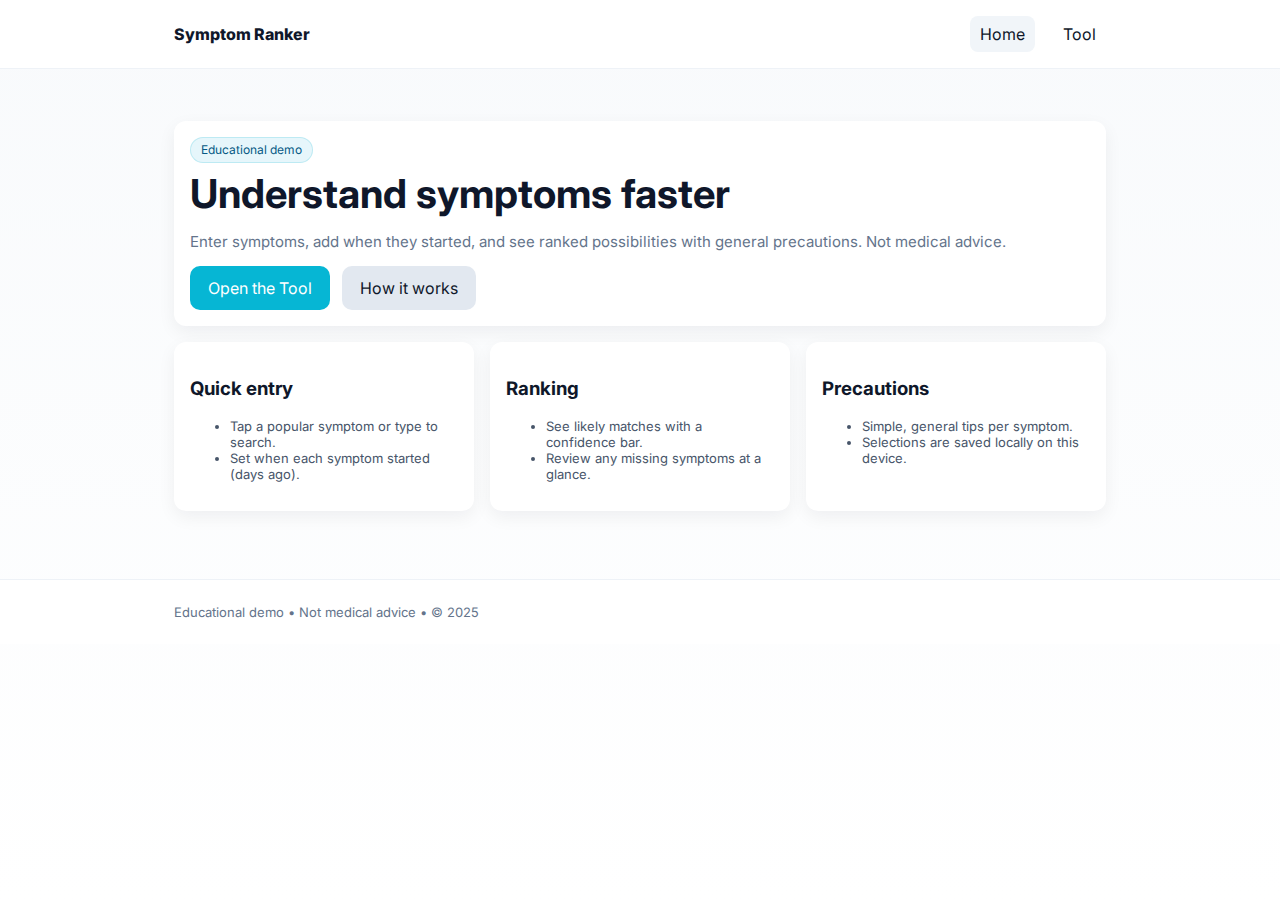
<file: index.html>
<!doctype html>
<html lang="en">
<head>
  <meta charset="utf-8" />
  <meta name="viewport" content="width=device-width,initial-scale=1" />
  <title>Symptom Ranker — Home</title>
  <link rel="preconnect" href="https://fonts.gstatic.com" crossorigin>
  <link href="https://fonts.googleapis.com/css2?family=Inter:wght@400;600;700&display=swap" rel="stylesheet">
  <link rel="stylesheet" href="assets/styles.css" />
  <meta name="description" content="Educational demo to explore symptoms, timelines, and ranked possibilities with simple precautions."/>
</head>
<body>
  <header class="site-header">
    <div class="container nav">
      <div class="brand">Symptom Ranker</div>
      <nav class="nav-links" aria-label="Primary">
        <a href="index.html" aria-current="page">Home</a>
        <a href="symptom-ranker.html">Tool</a>
      </nav>
    </div>
  </header>

  <main class="container" style="margin-top:28px">
    <section class="hero card">
      <span class="badge">Educational demo</span>
      <h1 class="hero-title">Understand symptoms faster</h1>
      <p class="hero-sub muted">Enter symptoms, add when they started, and see ranked possibilities with general precautions. Not medical advice.</p>
      <div class="cta-row">
        <a class="btn btn-lg" href="symptom-ranker.html" aria-label="Open the Symptom Ranker tool">Open the Tool</a>
        <a class="btn secondary btn-lg" href="#features">How it works</a>
      </div>
    </section>

    <section id="features" class="grid-3" style="margin-top:16px">
      <div class="card">
        <h3>Quick entry</h3>
        <ul class="small">
          <li>Tap a popular symptom or type to search.</li>
          <li>Set when each symptom started (days ago).</li>
        </ul>
      </div>
      <div class="card">
        <h3>Ranking</h3>
        <ul class="small">
          <li>See likely matches with a confidence bar.</li>
          <li>Review any missing symptoms at a glance.</li>
        </ul>
      </div>
      <div class="card">
        <h3>Precautions</h3>
        <ul class="small">
          <li>Simple, general tips per symptom.</li>
          <li>Selections are saved locally on this device.</li>
        </ul>
      </div>
    </section>
  </main>

  <footer class="site-footer">
    <div class="container">
      <div class="muted small">Educational demo • Not medical advice • © 2025</div>
    </div>
  </footer>
</body>
</html>
</file>
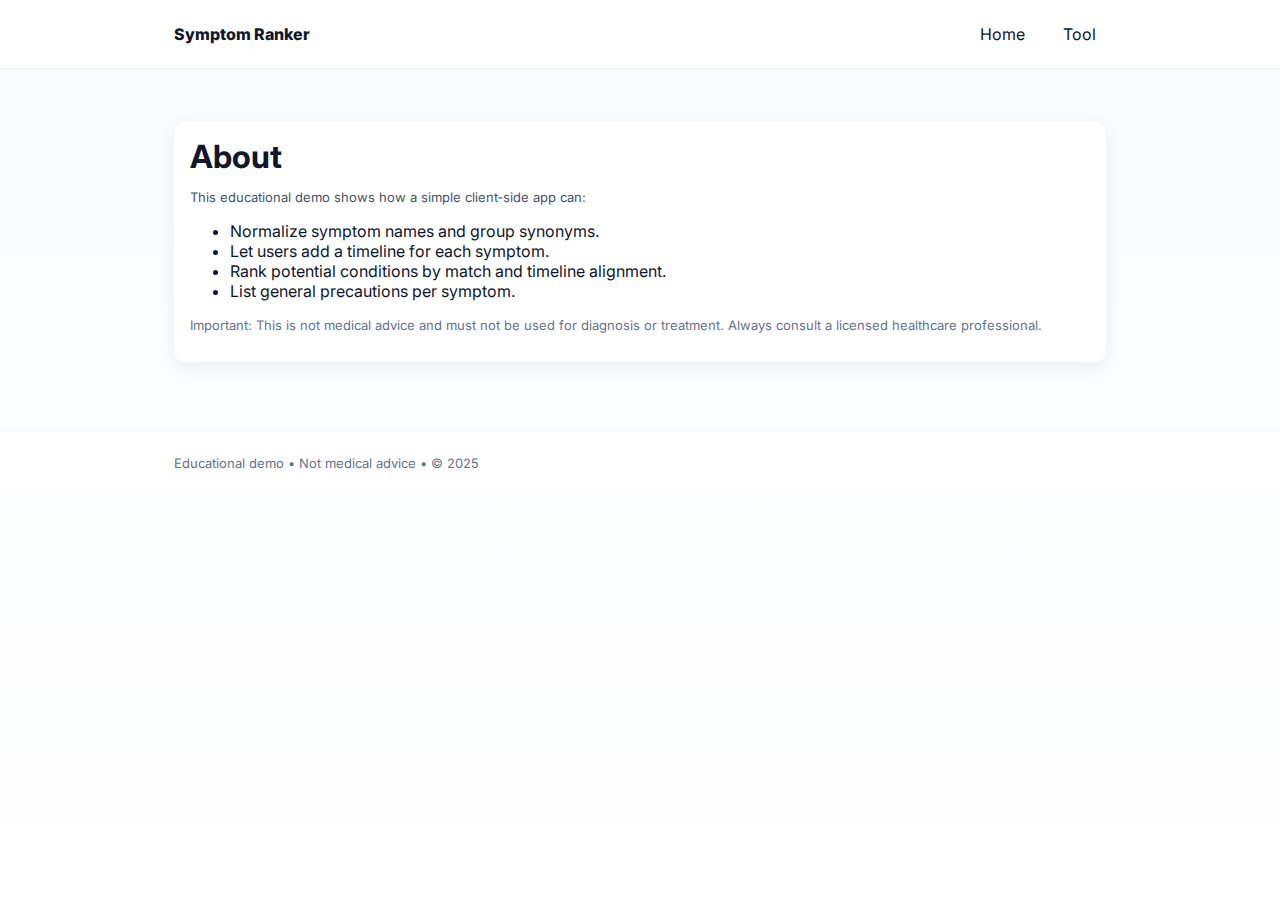
<file: about.html>
<!doctype html>
<html lang="en">
<head>
  <meta charset="utf-8" />
  <meta name="viewport" content="width=device-width,initial-scale=1" />
  <title>About • Symptom Ranker</title>
  <link rel="preconnect" href="https://fonts.gstatic.com" crossorigin>
  <link href="https://fonts.googleapis.com/css2?family=Inter:wght@400;600;700&display=swap" rel="stylesheet">
  <link rel="stylesheet" href="assets/styles.css" />
</head>
<body>
  <header class="site-header">
    <div class="container nav">
      <div class="brand">Symptom Ranker</div>
      <nav class="nav-links" aria-label="Primary">
        <a href="index.html">Home</a>
        <a href="symptom-ranker.html">Tool</a>
      </nav>
    </div>
  </header>

  <main class="container" style="margin-top:28px">
    <div class="card">
      <h1>About</h1>
      <p class="small">This educational demo shows how a simple client‑side app can:
        <ul>
          <li>Normalize symptom names and group synonyms.</li>
          <li>Let users add a timeline for each symptom.</li>
          <li>Rank potential conditions by match and timeline alignment.</li>
          <li>List general precautions per symptom.</li>
        </ul>
      </p>
      <p class="muted small">Important: This is not medical advice and must not be used for diagnosis or treatment. Always consult a licensed healthcare professional.</p>
    </div>
  </main>

  <footer class="site-footer">
    <div class="container">
      <div class="muted small">Educational demo • Not medical advice • © 2025</div>
    </div>
  </footer>
</body>
</html>
</file>
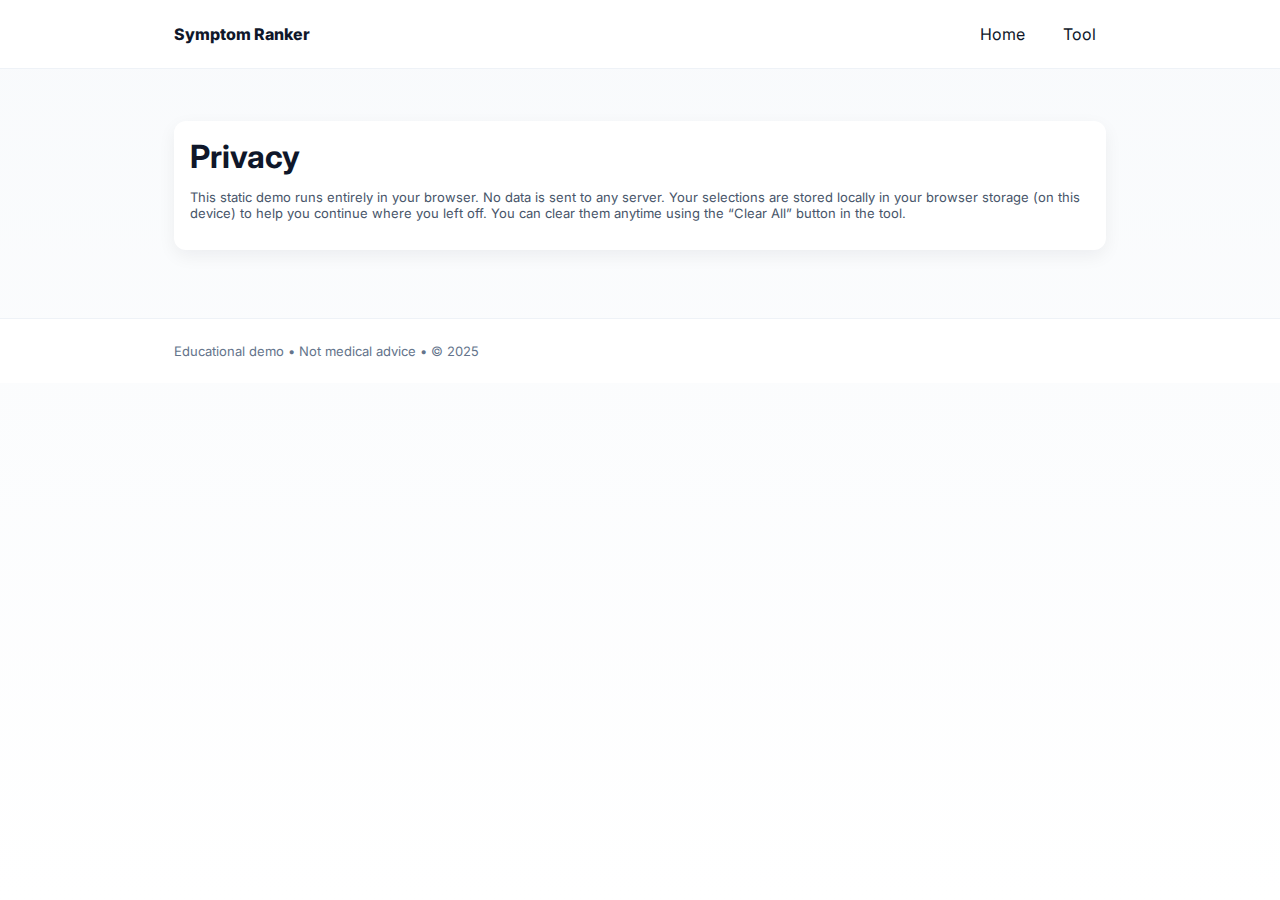
<file: privacy.html>
<!doctype html>
<html lang="en">
<head>
  <meta charset="utf-8" />
  <meta name="viewport" content="width=device-width,initial-scale=1" />
  <title>Privacy • Symptom Ranker</title>
  <link rel="preconnect" href="https://fonts.gstatic.com" crossorigin>
  <link href="https://fonts.googleapis.com/css2?family=Inter:wght@400;600;700&display=swap" rel="stylesheet">
  <link rel="stylesheet" href="assets/styles.css" />
</head>
<body>
  <header class="site-header">
    <div class="container nav">
      <div class="brand">Symptom Ranker</div>
      <nav class="nav-links" aria-label="Primary">
        <a href="index.html">Home</a>
        <a href="symptom-ranker.html">Tool</a>
      </nav>
    </div>
  </header>

  <main class="container" style="margin-top:28px">
    <div class="card">
      <h1>Privacy</h1>
      <p class="small">This static demo runs entirely in your browser. No data is sent to any server. Your selections are stored locally in your browser storage (on this device) to help you continue where you left off. You can clear them anytime using the “Clear All” button in the tool.</p>
    </div>
  </main>

  <footer class="site-footer">
    <div class="container">
      <div class="muted small">Educational demo • Not medical advice • © 2025</div>
    </div>
  </footer>
</body>
</html>
</file>
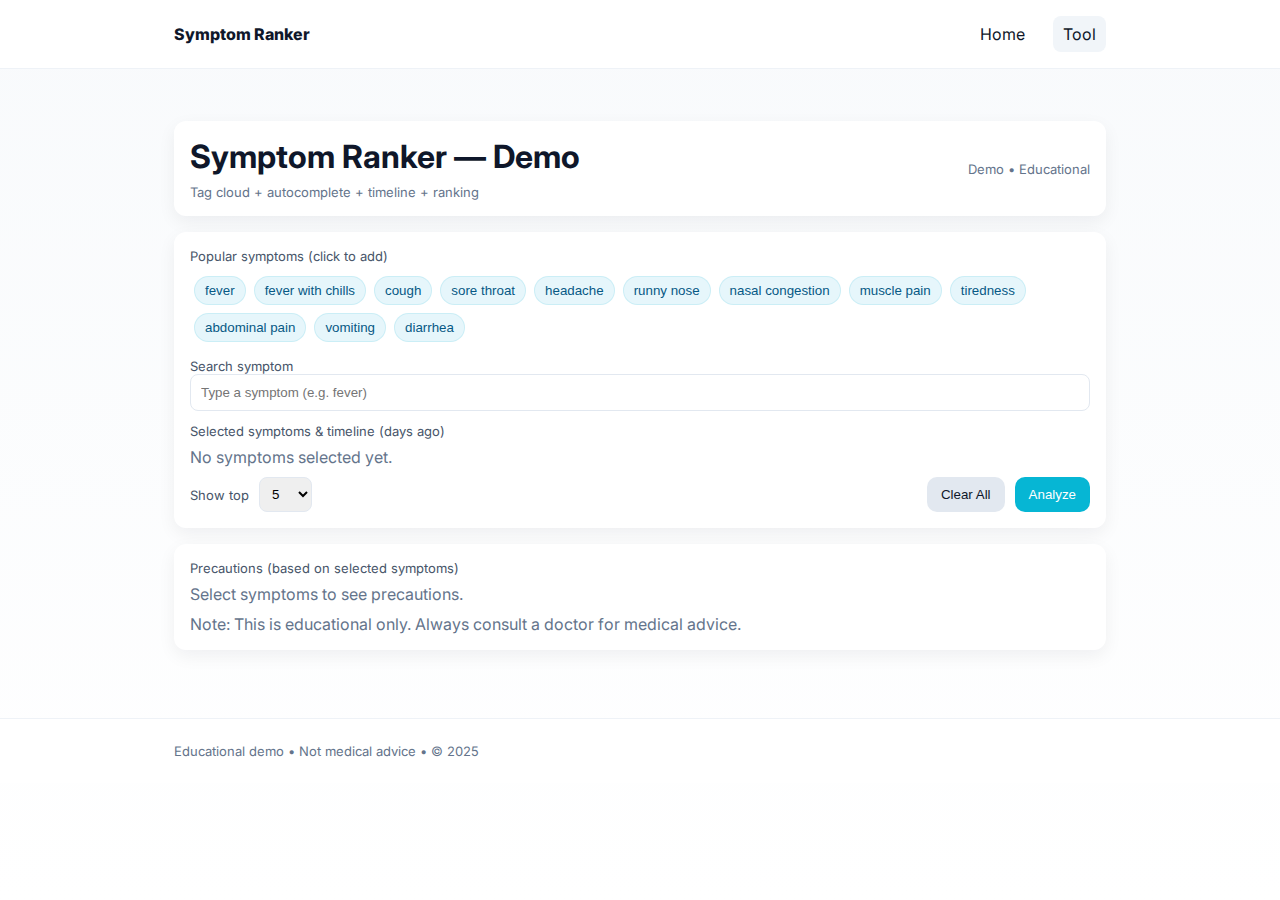
<file: symptom-ranker.html>
<!doctype html>
<html lang="en">
<head>
  <meta charset="utf-8" />
  <meta name="viewport" content="width=device-width,initial-scale=1" />
  <title>Symptom Ranker — Tool</title>
  <link rel="preconnect" href="https://fonts.gstatic.com" crossorigin>
  <link href="https://fonts.googleapis.com/css2?family=Inter:wght@400;600;700&display=swap" rel="stylesheet">
  <link rel="stylesheet" href="assets/styles.css" />
</head>
<body>
  <header class="site-header">
    <div class="container nav">
      <div class="brand">Symptom Ranker</div>
      <nav class="nav-links" aria-label="Primary">
        <a href="index.html">Home</a>
        <a href="symptom-ranker.html" aria-current="page">Tool</a>
      </nav>
    </div>
  </header>

  <main class="container" style="margin-top:28px">
    <div class="card">
      <header class="flex between center">
        <div>
          <h1>Symptom Ranker — Demo</h1>
          <div class="muted small">Tag cloud + autocomplete + timeline + ranking</div>
        </div>
        <div class="muted small">Demo • Educational</div>
      </header>
    </div>

    <div class="card">
      <div style="margin-bottom:12px">
        <div class="small">Popular symptoms (click to add)</div>
        <div id="tagcloud" style="margin-top:8px"></div>
      </div>

      <div style="margin-top:8px">
        <div class="small">Search symptom</div>
        <input id="search" class="input" placeholder="Type a symptom (e.g. fever)" role="combobox" aria-autocomplete="list" aria-controls="suggest" aria-expanded="false" aria-haspopup="listbox" />
        <ul id="suggest" class="suggest" role="listbox" aria-label="Suggestions" style="display:none"></ul>
      </div>

      <div style="margin-top:12px">
        <div class="small">Selected symptoms & timeline (days ago)</div>
        <div id="selectedArea" style="margin-top:8px"></div>
      </div>

      <div style="margin-top:10px" class="flex between center wrap">
        <div class="flex gap-sm center">
          <label class="small" for="topSelect">Show top</label>
          <select id="topSelect" class="select">
            <option>3</option><option selected>5</option><option>10</option>
          </select>
        </div>
        <div class="flex gap-sm">
          <button id="clearBtn" class="btn secondary" aria-label="Clear all selected symptoms">Clear All</button>
          <button id="analyzeBtn" class="btn" aria-label="Analyze selected symptoms">Analyze</button>
        </div>
      </div>
    </div>

    <div id="resultsWrap" class="stack" aria-live="polite"></div>

    <div class="card">
      <div class="small">Precautions (based on selected symptoms)</div>
      <div id="precArea" style="margin-top:8px"></div>
      <div class="muted" style="margin-top:10px">Note: This is educational only. Always consult a doctor for medical advice.</div>
    </div>
  </main>

  <footer class="site-footer">
    <div class="container">
      <div class="muted small">Educational demo • Not medical advice • © 2025</div>
    </div>
  </footer>

  <script src="assets/symptom-ranker.js"></script>
</body>
</html>
</file>
<file: assets/styles.css>
:root{--primary:#06b6d4;--accent:#3b82f6;--bg:#f8fafc;--ink:#0f172a;--muted:#475569}
*{box-sizing:border-box}
html,body{height:100%}
body{font-family:Inter,system-ui,Arial,sans-serif;background:linear-gradient(180deg,var(--bg),#ffffff);margin:0;padding:0;color:var(--ink)}

.container{max-width:980px;margin:0 auto;padding:24px}
.site-header{background:#fff;border-bottom:1px solid #eef2f7;position:sticky;top:0;z-index:10}
.nav{display:flex;justify-content:space-between;align-items:center}
.brand{font-weight:800}
.nav-links a{margin-left:14px;text-decoration:none;color:#0f172a;padding:8px 10px;border-radius:8px}
.nav-links a[aria-current="page"],.nav-links a:hover{background:#f1f5f9}
.site-footer{border-top:1px solid #eef2f7;margin-top:28px;background:#fff}

.card{background:#fff;border-radius:12px;padding:16px;box-shadow:0 6px 18px rgba(15,23,42,0.06);margin-bottom:16px}
.h1,h1{margin:0 0 8px 0}
.small{font-size:13px;color:#475569}
.muted{color:#64748b}
.hero h1{margin-bottom:6px}
.hero-title{font-size:clamp(28px,5vw,40px);margin:8px 0 6px 0;line-height:1.15}
.hero .hero-sub{font-size:15px}
.cta-row{display:flex;gap:12px;margin-top:8px}
.btn{background:var(--primary);color:#fff;padding:10px 14px;border-radius:10px;border:0;cursor:pointer;text-decoration:none;display:inline-block}
.btn.secondary{background:#e2e8f0;color:#0f172a}
.btn-lg{padding:12px 18px;font-size:16px}
.select{padding:8px;border-radius:8px;border:1px solid #e2e8f0}
 
.badge{display:inline-block;font-size:12px;line-height:1;padding:6px 10px;border-radius:999px;background:#e6f6fb;color:#075985;border:1px solid rgba(6,182,212,0.18)}

/* layout helpers */
.flex{display:flex}
.between{justify-content:space-between}
.center{align-items:center}
.wrap{flex-wrap:wrap}
.gap-sm{gap:10px}
.grid-3{display:grid;grid-template-columns:repeat(3,minmax(0,1fr));gap:16px}
@media (max-width:760px){.grid-3{grid-template-columns:1fr}}
.stack{display:block}

/* UI elements from the tool */
.tag{display:inline-flex;align-items:center;gap:8px;padding:6px 10px;border-radius:999px;background:#e6f6fb;color:#075985;margin:4px;cursor:pointer;border:1px solid rgba(6,182,212,0.12)}
.chip{display:inline-flex;align-items:center;gap:8px;padding:6px 10px;border-radius:8px;background:#f1f5f9;margin:4px}
.input{width:100%;padding:10px;border-radius:8px;border:1px solid #e2e8f0}
.sym-row{display:flex;align-items:center;justify-content:space-between;padding:8px;border-radius:8px;background:#fbfdff;margin:6px 0;border:1px solid #eef2f7}
.bar{height:10px;background:#e6f0f6;border-radius:999px;overflow:hidden}
.bar>i{display:block;height:100%;background:linear-gradient(90deg,var(--primary),var(--accent));width:0%}
.missing{display:inline-block;background:#f1f5f9;padding:6px;border-radius:8px;margin:4px;color:#0f172a}
.prec{font-size:14px;color:#0f172a}
ul.suggest{list-style:none;padding:0;margin:6px 0 0 0;border:1px solid #e2e8f0;border-radius:8px;background:#fff;max-height:160px;overflow:auto}
ul.suggest li{padding:8px;cursor:pointer;border-bottom:1px solid #f1f5f9}
ul.suggest li[aria-selected="true"], ul.suggest li:hover{background:#f8fafc}
input[type=number]{width:90px;padding:6px;border-radius:8px;border:1px solid #e2e8f0}
@media (max-width:640px){ .flex{flex-direction:column;align-items:stretch} }
</file>
